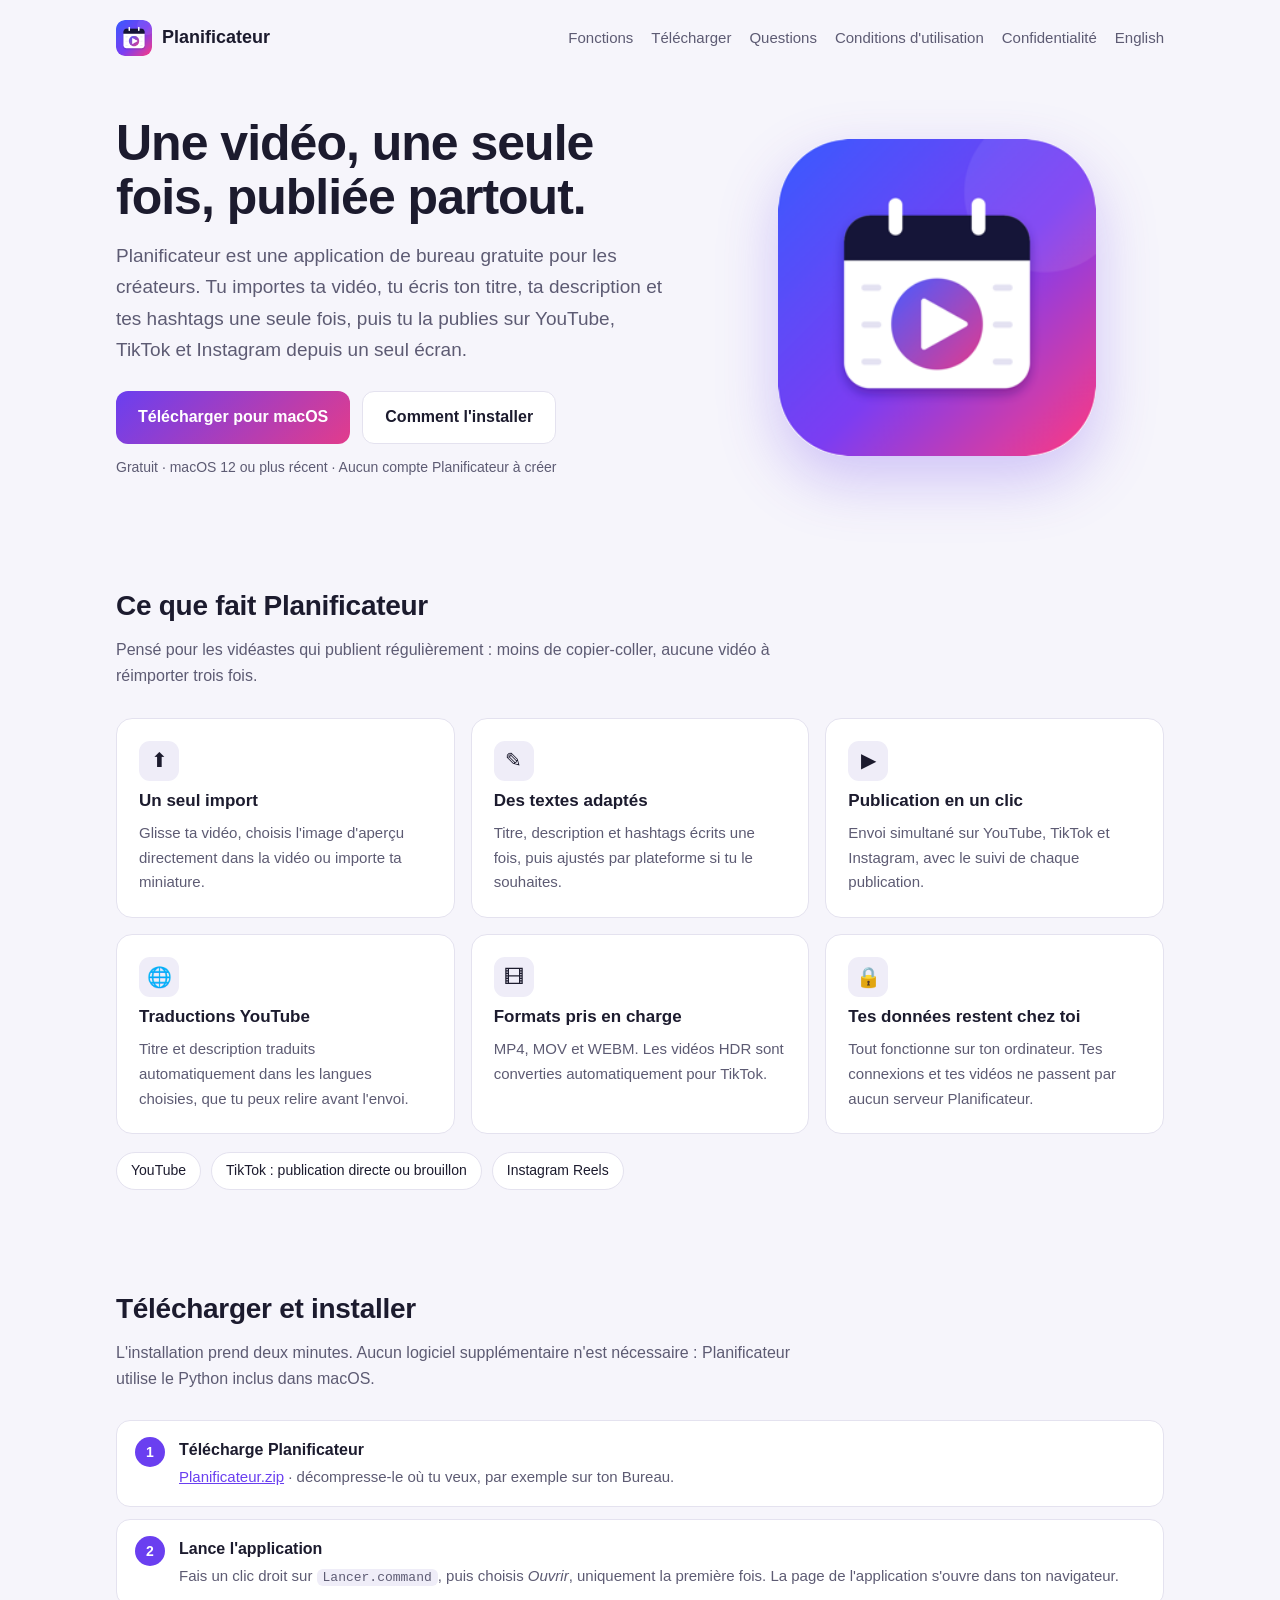
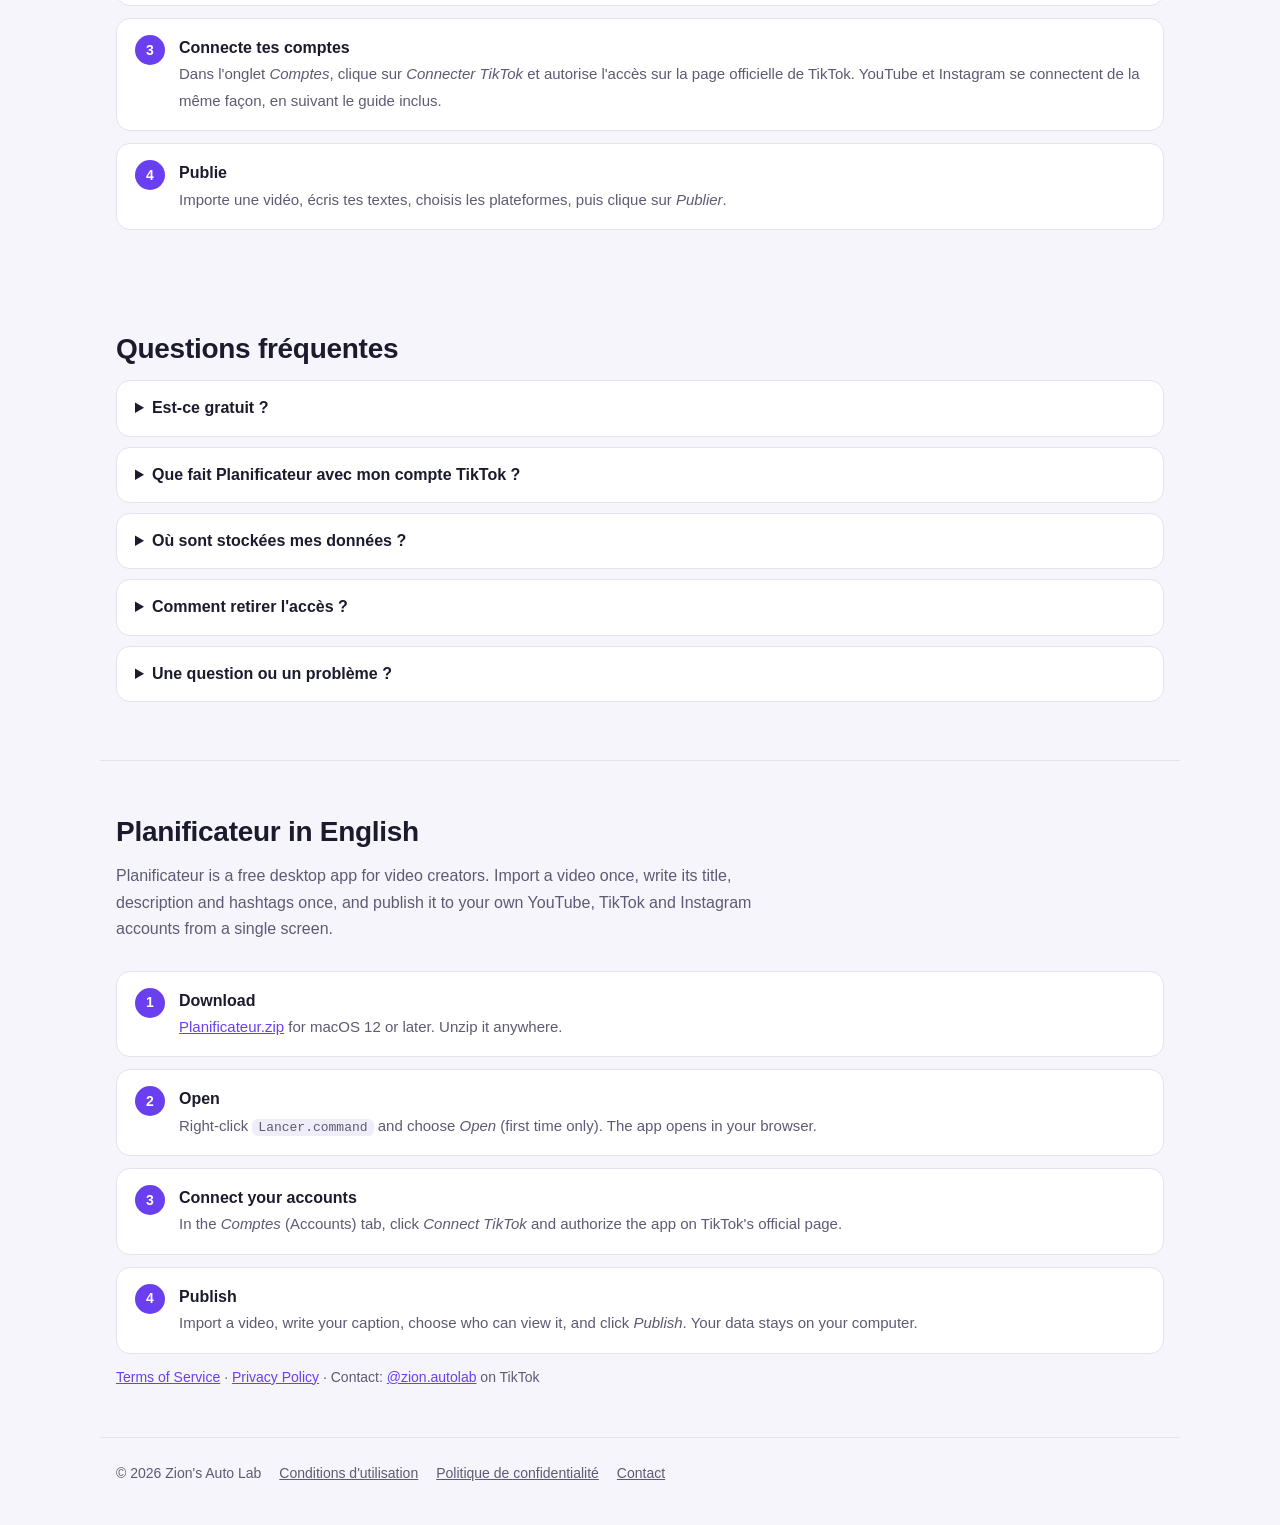
<file: index.html>
<!doctype html>
<html lang="fr">
<head>
<meta charset="utf-8">
<meta name="viewport" content="width=device-width, initial-scale=1">
<title>Planificateur – publier une vidéo partout, une seule fois</title>
<meta name="description" content="Application de bureau gratuite pour créateurs : importe ta vidéo une fois et publie-la avec sa légende sur YouTube, TikTok et Instagram.">
<link rel="icon" href="logo.png">
<link rel="stylesheet" href="style.css">
</head>
<body>
<header class="barre">
  <a class="marque" href="./"><img src="logo.png" alt="">Planificateur</a>
  <nav>
    <a href="#fonctions">Fonctions</a>
    <a href="#telecharger">Télécharger</a>
    <a href="#faq">Questions</a>
    <a href="conditions.html">Conditions d'utilisation</a>
    <a href="confidentialite.html">Confidentialité</a>
    <a href="#en">English</a>
  </nav>
</header>

<main>
  <section class="hero">
    <div>
      <h1>Une vidéo, une seule fois, publiée partout.</h1>
      <p class="accroche">Planificateur est une application de bureau gratuite pour les créateurs. Tu importes ta vidéo, tu écris ton titre, ta description et tes hashtags une seule fois, puis tu la publies sur YouTube, TikTok et Instagram depuis un seul écran.</p>
      <div class="boutons">
        <a class="bouton principal" href="telechargement/Planificateur.zip" download>Télécharger pour macOS</a>
        <a class="bouton" href="#installer">Comment l'installer</a>
      </div>
      <p class="note-dl">Gratuit · macOS 12 ou plus récent · Aucun compte Planificateur à créer</p>
    </div>
    <img class="logo-grand" src="logo.png" alt="Logo de Planificateur : un calendrier avec un bouton lecture">
  </section>

  <section class="section" id="fonctions">
    <h2>Ce que fait Planificateur</h2>
    <p class="sous">Pensé pour les vidéastes qui publient régulièrement : moins de copier-coller, aucune vidéo à réimporter trois fois.</p>
    <div class="cartes">
      <article class="carte"><div class="icone">⬆</div><h3>Un seul import</h3><p>Glisse ta vidéo, choisis l'image d'aperçu directement dans la vidéo ou importe ta miniature.</p></article>
      <article class="carte"><div class="icone">✎</div><h3>Des textes adaptés</h3><p>Titre, description et hashtags écrits une fois, puis ajustés par plateforme si tu le souhaites.</p></article>
      <article class="carte"><div class="icone">▶</div><h3>Publication en un clic</h3><p>Envoi simultané sur YouTube, TikTok et Instagram, avec le suivi de chaque publication.</p></article>
      <article class="carte"><div class="icone">🌐</div><h3>Traductions YouTube</h3><p>Titre et description traduits automatiquement dans les langues choisies, que tu peux relire avant l'envoi.</p></article>
      <article class="carte"><div class="icone">🎞</div><h3>Formats pris en charge</h3><p>MP4, MOV et WEBM. Les vidéos HDR sont converties automatiquement pour TikTok.</p></article>
      <article class="carte"><div class="icone">🔒</div><h3>Tes données restent chez toi</h3><p>Tout fonctionne sur ton ordinateur. Tes connexions et tes vidéos ne passent par aucun serveur Planificateur.</p></article>
    </div>
    <div class="plateformes"><span>YouTube</span><span>TikTok : publication directe ou brouillon</span><span>Instagram Reels</span></div>
  </section>

  <section class="section" id="telecharger">
    <h2 id="installer">Télécharger et installer</h2>
    <p class="sous">L'installation prend deux minutes. Aucun logiciel supplémentaire n'est nécessaire : Planificateur utilise le Python inclus dans macOS.</p>
    <ol class="etapes">
      <li><strong>Télécharge Planificateur</strong><span><a href="telechargement/Planificateur.zip" download>Planificateur.zip</a> · décompresse-le où tu veux, par exemple sur ton Bureau.</span></li>
      <li><strong>Lance l'application</strong><span>Fais un clic droit sur <code>Lancer.command</code>, puis choisis <em>Ouvrir</em>, uniquement la première fois. La page de l'application s'ouvre dans ton navigateur.</span></li>
      <li><strong>Connecte tes comptes</strong><span>Dans l'onglet <em>Comptes</em>, clique sur <em>Connecter TikTok</em> et autorise l'accès sur la page officielle de TikTok. YouTube et Instagram se connectent de la même façon, en suivant le guide inclus.</span></li>
      <li><strong>Publie</strong><span>Importe une vidéo, écris tes textes, choisis les plateformes, puis clique sur <em>Publier</em>.</span></li>
    </ol>
  </section>

  <section class="section" id="faq">
    <h2>Questions fréquentes</h2>
    <details class="faq"><summary>Est-ce gratuit ?</summary><p>Oui. Planificateur est gratuit et ne contient pas de publicité.</p></details>
    <details class="faq"><summary>Que fait Planificateur avec mon compte TikTok ?</summary><p>Il affiche le nom de ton compte et publie les vidéos que tu choisis, uniquement quand tu cliques sur Publier. Avant chaque envoi, tu choisis qui peut voir la vidéo et si les commentaires, Duo et Collage sont autorisés, et tu déclares un éventuel contenu commercial.</p></details>
    <details class="faq"><summary>Où sont stockées mes données ?</summary><p>Uniquement sur ton ordinateur, dans le dossier de l'application. Voir la <a href="confidentialite.html">politique de confidentialité</a>.</p></details>
    <details class="faq"><summary>Comment retirer l'accès ?</summary><p>Clique sur <em>Déconnecter</em> dans l'onglet Comptes, ou retire l'accès depuis TikTok : <em>Paramètres et confidentialité → Sécurité → Apps et services</em>.</p></details>
    <details class="faq"><summary>Une question ou un problème ?</summary><p>Écris-nous en message privé sur TikTok : <a href="https://www.tiktok.com/@zion.autolab" rel="noopener">@zion.autolab</a>.</p></details>
  </section>

  <section class="section langue-en" id="en" lang="en">
    <h2>Planificateur in English</h2>
    <p class="sous">Planificateur is a free desktop app for video creators. Import a video once, write its title, description and hashtags once, and publish it to your own YouTube, TikTok and Instagram accounts from a single screen.</p>
    <ol class="etapes">
      <li><strong>Download</strong><span><a href="telechargement/Planificateur.zip" download>Planificateur.zip</a> for macOS 12 or later. Unzip it anywhere.</span></li>
      <li><strong>Open</strong><span>Right-click <code>Lancer.command</code> and choose <em>Open</em> (first time only). The app opens in your browser.</span></li>
      <li><strong>Connect your accounts</strong><span>In the <em>Comptes</em> (Accounts) tab, click <em>Connect TikTok</em> and authorize the app on TikTok's official page.</span></li>
      <li><strong>Publish</strong><span>Import a video, write your caption, choose who can view it, and click <em>Publish</em>. Your data stays on your computer.</span></li>
    </ol>
    <p class="note-dl"><a href="conditions.html#en">Terms of Service</a> · <a href="confidentialite.html#en">Privacy Policy</a> · Contact: <a href="https://www.tiktok.com/@zion.autolab" rel="noopener">@zion.autolab</a> on TikTok</p>
  </section>
</main>

<footer>
  <span>© 2026 Zion's Auto Lab</span>
  <a href="conditions.html">Conditions d'utilisation</a>
  <a href="confidentialite.html">Politique de confidentialité</a>
  <a href="https://www.tiktok.com/@zion.autolab" rel="noopener">Contact</a>
</footer>
</body>
</html>
</file>
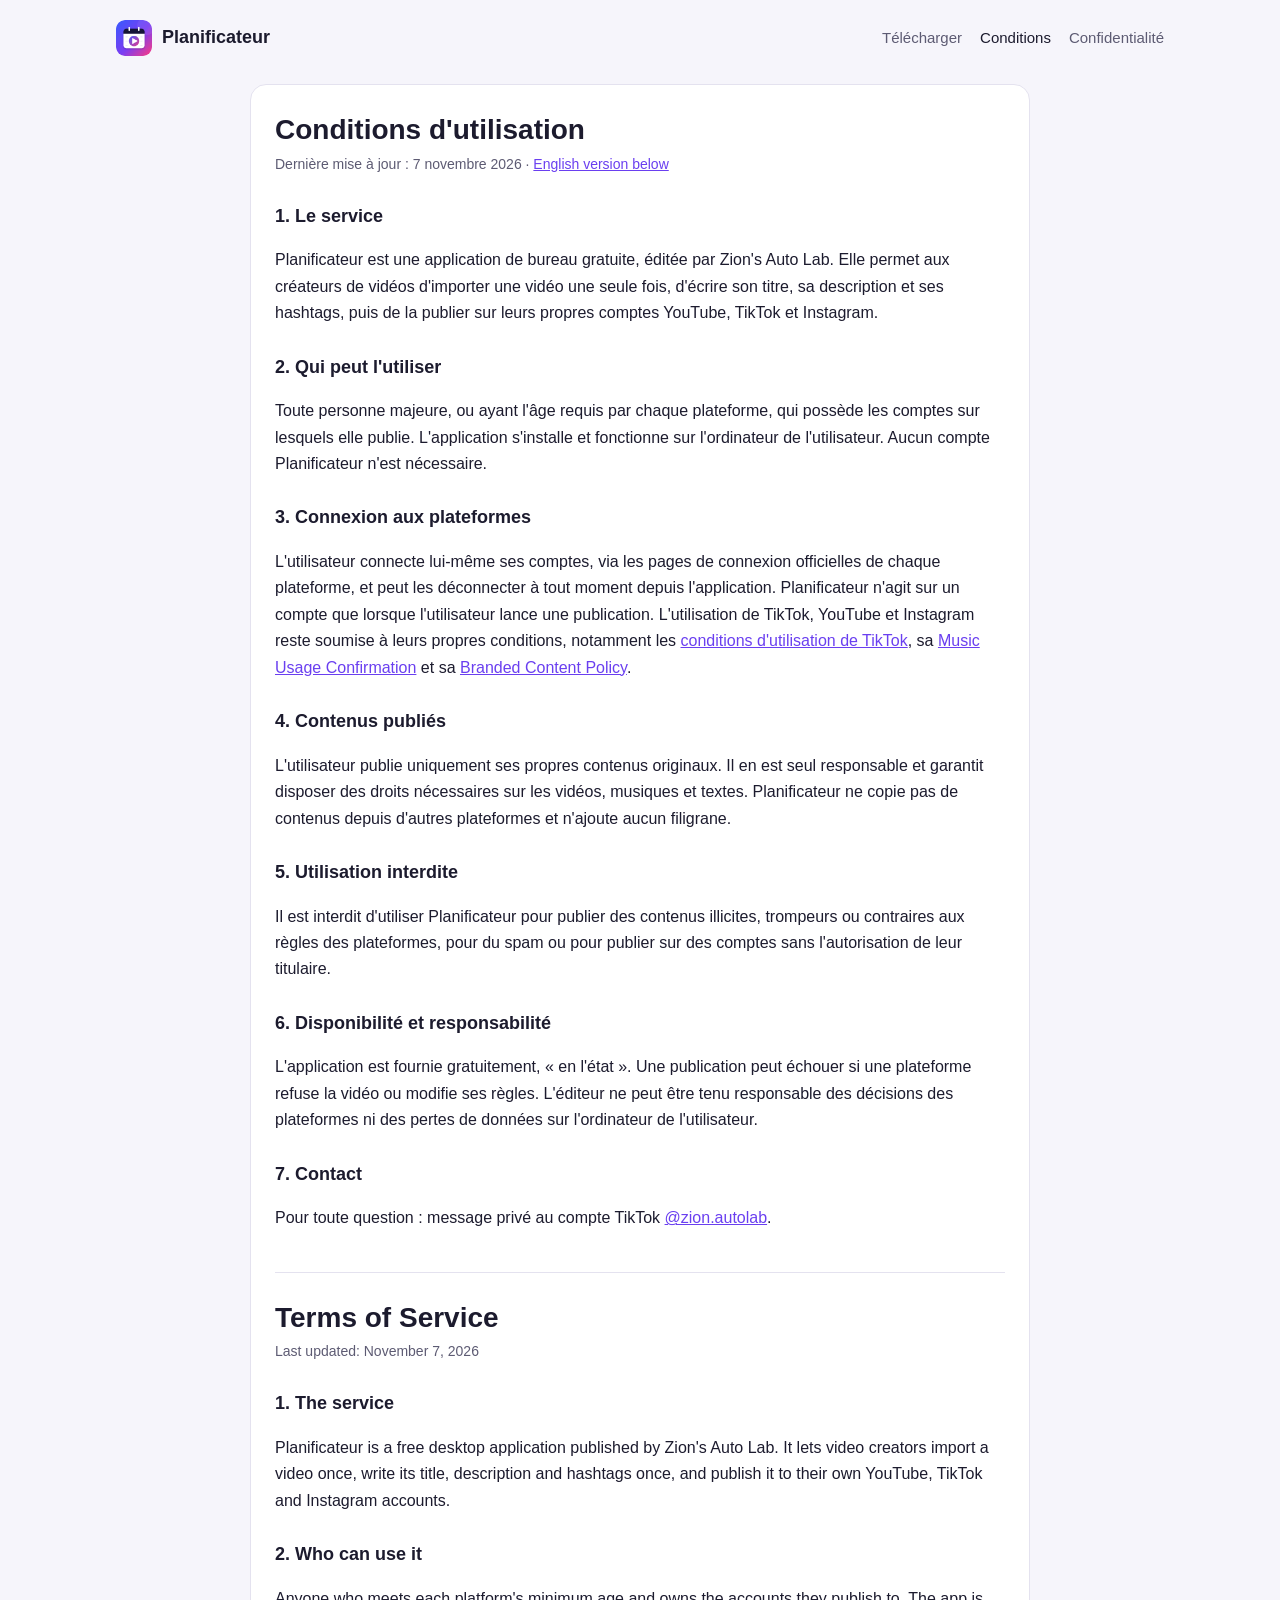
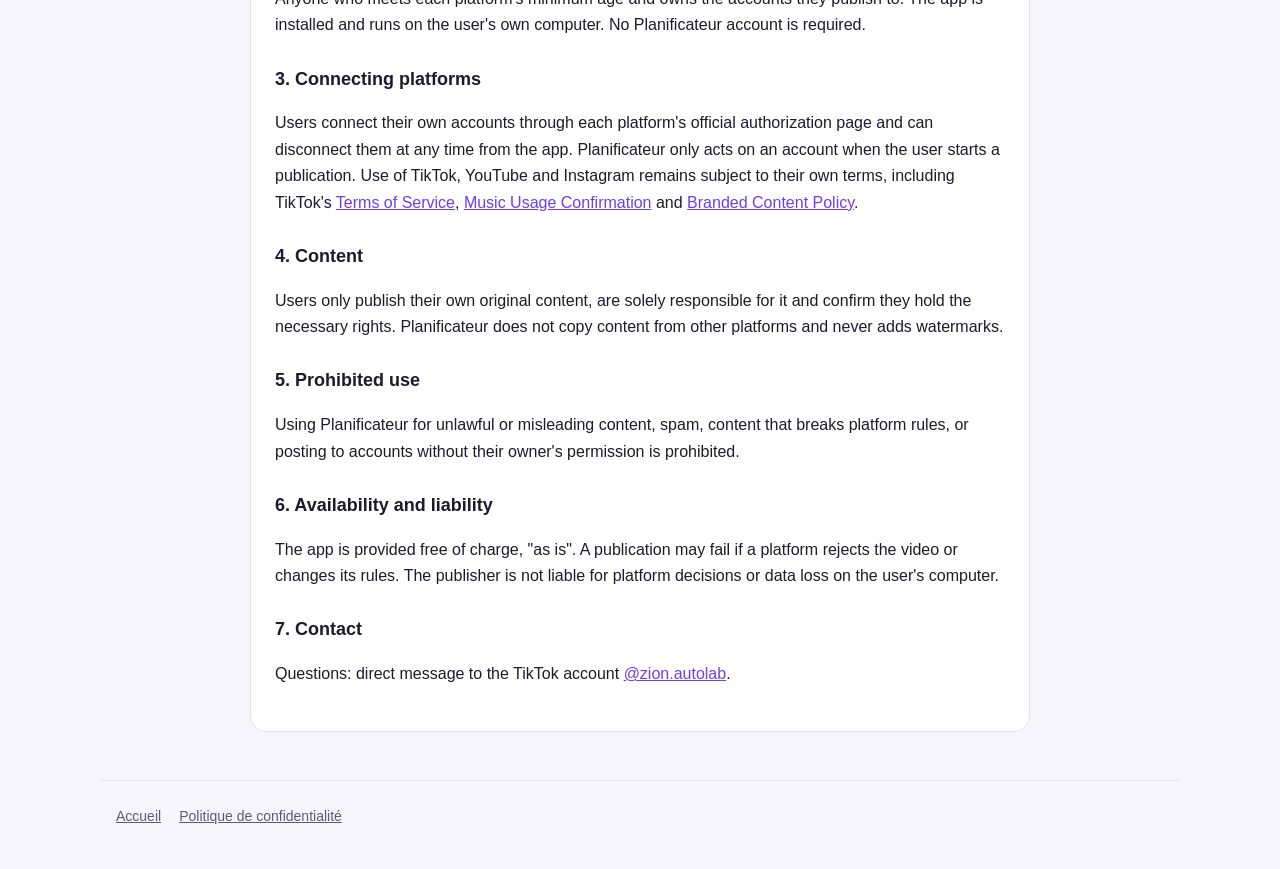
<file: conditions.html>
<!doctype html>
<html lang="fr">
<head>
<meta charset="utf-8">
<meta name="viewport" content="width=device-width, initial-scale=1">
<title>Conditions d'utilisation – Planificateur</title>
<link rel="icon" href="logo.png">
<link rel="stylesheet" href="style.css">
</head>
<body>
<header class="barre"><a class="marque" href="./"><img src="logo.png" alt="">Planificateur</a>
  <nav><a href="./#telecharger">Télécharger</a><a href="conditions.html" aria-current="page">Conditions</a><a href="confidentialite.html">Confidentialité</a></nav></header>
<main class="page-texte">
  <h1>Conditions d'utilisation</h1>
  <p class="maj">Dernière mise à jour : 7 novembre 2026 · <a href="#en">English version below</a></p>

  <h2>1. Le service</h2>
  <p>Planificateur est une application de bureau gratuite, éditée par Zion's Auto Lab. Elle permet aux créateurs de vidéos d'importer une vidéo une seule fois, d'écrire son titre, sa description et ses hashtags, puis de la publier sur leurs propres comptes YouTube, TikTok et Instagram.</p>

  <h2>2. Qui peut l'utiliser</h2>
  <p>Toute personne majeure, ou ayant l'âge requis par chaque plateforme, qui possède les comptes sur lesquels elle publie. L'application s'installe et fonctionne sur l'ordinateur de l'utilisateur. Aucun compte Planificateur n'est nécessaire.</p>

  <h2>3. Connexion aux plateformes</h2>
  <p>L'utilisateur connecte lui-même ses comptes, via les pages de connexion officielles de chaque plateforme, et peut les déconnecter à tout moment depuis l'application. Planificateur n'agit sur un compte que lorsque l'utilisateur lance une publication. L'utilisation de TikTok, YouTube et Instagram reste soumise à leurs propres conditions, notamment les <a href="https://www.tiktok.com/legal/terms-of-service" rel="noopener">conditions d'utilisation de TikTok</a>, sa <a href="https://www.tiktok.com/legal/page/global/music-usage-confirmation/en" rel="noopener">Music Usage Confirmation</a> et sa <a href="https://www.tiktok.com/legal/page/global/bc-policy/en" rel="noopener">Branded Content Policy</a>.</p>

  <h2>4. Contenus publiés</h2>
  <p>L'utilisateur publie uniquement ses propres contenus originaux. Il en est seul responsable et garantit disposer des droits nécessaires sur les vidéos, musiques et textes. Planificateur ne copie pas de contenus depuis d'autres plateformes et n'ajoute aucun filigrane.</p>

  <h2>5. Utilisation interdite</h2>
  <p>Il est interdit d'utiliser Planificateur pour publier des contenus illicites, trompeurs ou contraires aux règles des plateformes, pour du spam ou pour publier sur des comptes sans l'autorisation de leur titulaire.</p>

  <h2>6. Disponibilité et responsabilité</h2>
  <p>L'application est fournie gratuitement, « en l'état ». Une publication peut échouer si une plateforme refuse la vidéo ou modifie ses règles. L'éditeur ne peut être tenu responsable des décisions des plateformes ni des pertes de données sur l'ordinateur de l'utilisateur.</p>

  <h2>7. Contact</h2>
  <p>Pour toute question : message privé au compte TikTok <a href="https://www.tiktok.com/@zion.autolab" rel="noopener">@zion.autolab</a>.</p>

  <hr id="en">
  <h1>Terms of Service</h1>
  <p class="maj">Last updated: November 7, 2026</p>
  <h2>1. The service</h2>
  <p>Planificateur is a free desktop application published by Zion's Auto Lab. It lets video creators import a video once, write its title, description and hashtags once, and publish it to their own YouTube, TikTok and Instagram accounts.</p>
  <h2>2. Who can use it</h2>
  <p>Anyone who meets each platform's minimum age and owns the accounts they publish to. The app is installed and runs on the user's own computer. No Planificateur account is required.</p>
  <h2>3. Connecting platforms</h2>
  <p>Users connect their own accounts through each platform's official authorization page and can disconnect them at any time from the app. Planificateur only acts on an account when the user starts a publication. Use of TikTok, YouTube and Instagram remains subject to their own terms, including TikTok's <a href="https://www.tiktok.com/legal/terms-of-service" rel="noopener">Terms of Service</a>, <a href="https://www.tiktok.com/legal/page/global/music-usage-confirmation/en" rel="noopener">Music Usage Confirmation</a> and <a href="https://www.tiktok.com/legal/page/global/bc-policy/en" rel="noopener">Branded Content Policy</a>.</p>
  <h2>4. Content</h2>
  <p>Users only publish their own original content, are solely responsible for it and confirm they hold the necessary rights. Planificateur does not copy content from other platforms and never adds watermarks.</p>
  <h2>5. Prohibited use</h2>
  <p>Using Planificateur for unlawful or misleading content, spam, content that breaks platform rules, or posting to accounts without their owner's permission is prohibited.</p>
  <h2>6. Availability and liability</h2>
  <p>The app is provided free of charge, "as is". A publication may fail if a platform rejects the video or changes its rules. The publisher is not liable for platform decisions or data loss on the user's computer.</p>
  <h2>7. Contact</h2>
  <p>Questions: direct message to the TikTok account <a href="https://www.tiktok.com/@zion.autolab" rel="noopener">@zion.autolab</a>.</p>
</main>
<footer><a href="./">Accueil</a><a href="confidentialite.html">Politique de confidentialité</a></footer>
</body>
</html>
</file>
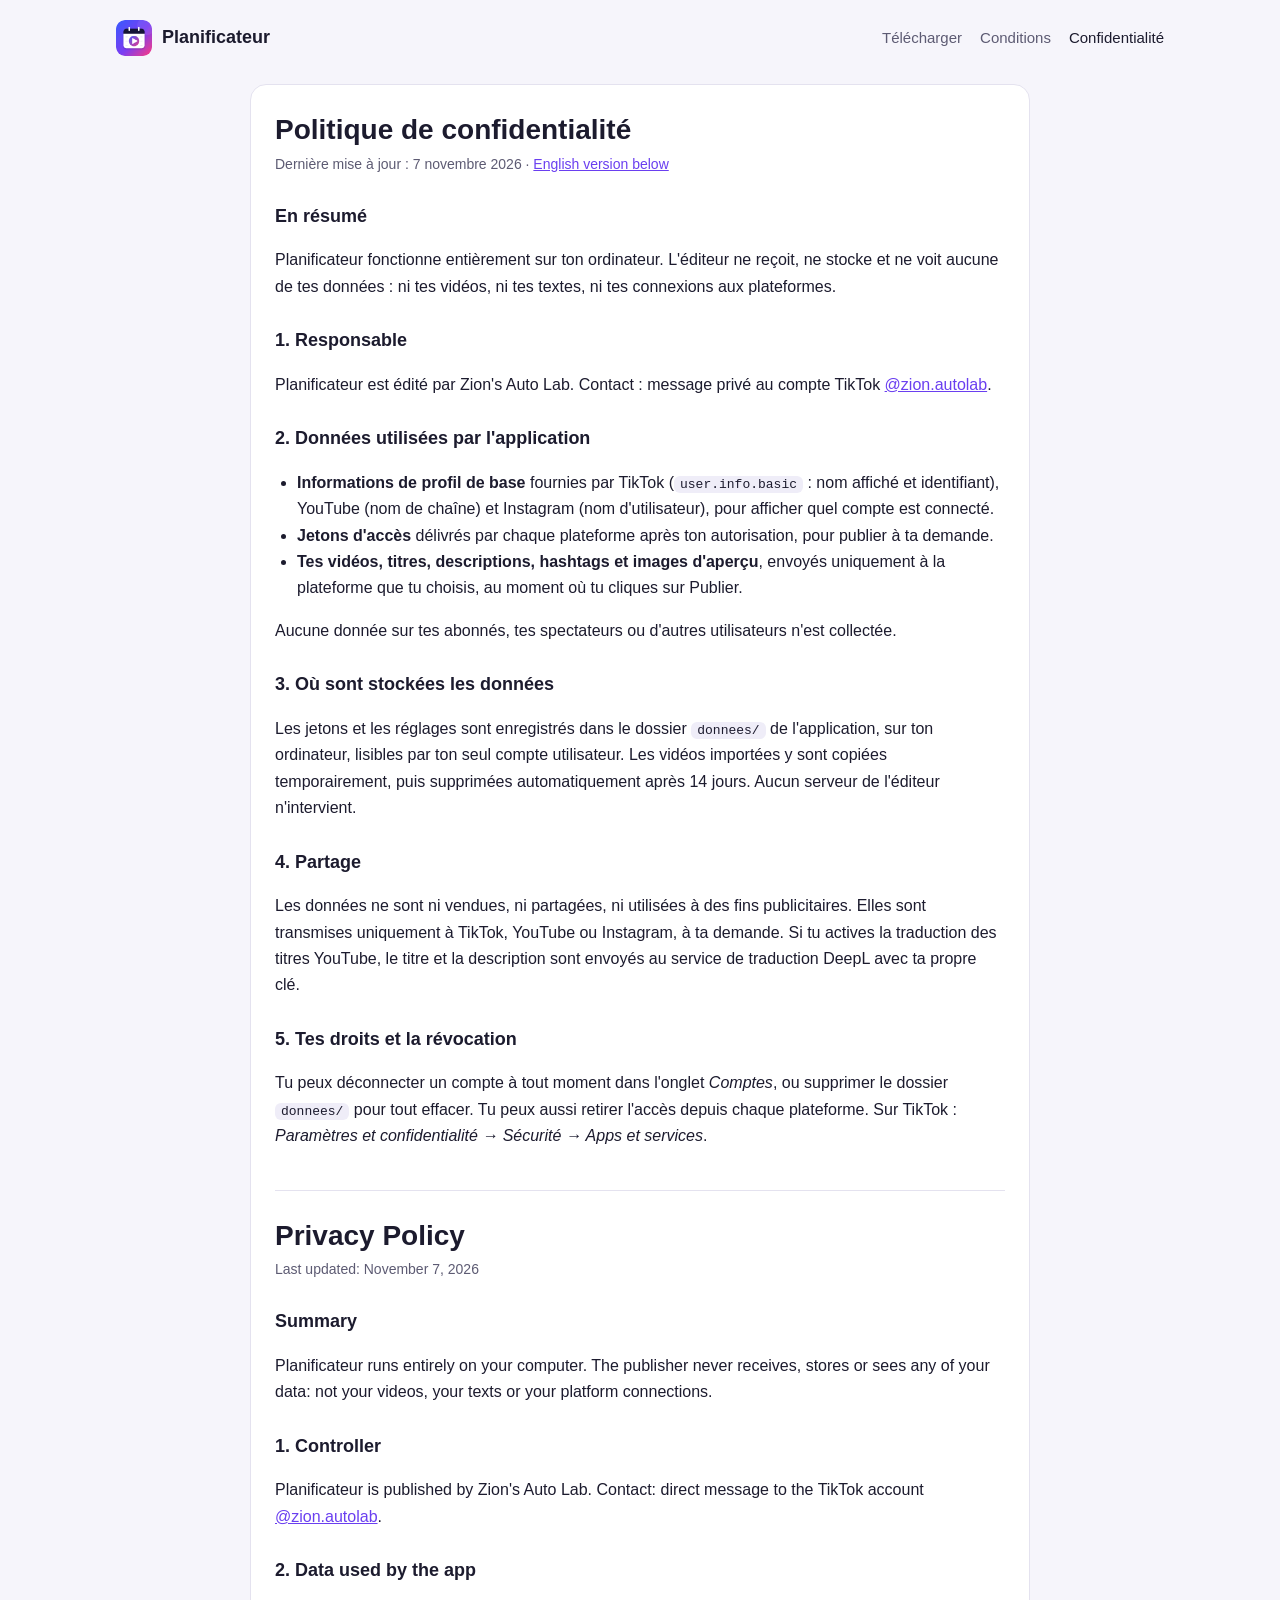
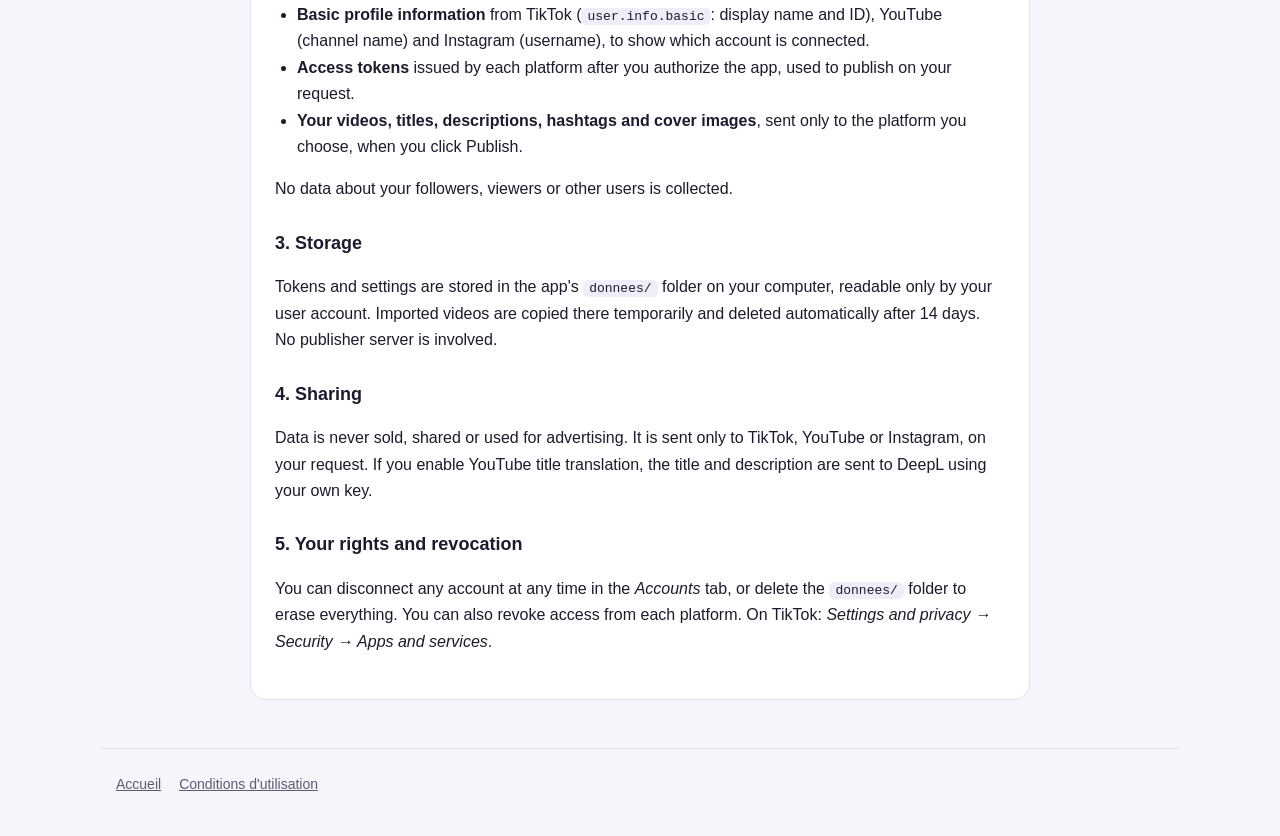
<file: confidentialite.html>
<!doctype html>
<html lang="fr">
<head>
<meta charset="utf-8">
<meta name="viewport" content="width=device-width, initial-scale=1">
<title>Politique de confidentialité – Planificateur</title>
<link rel="icon" href="logo.png">
<link rel="stylesheet" href="style.css">
</head>
<body>
<header class="barre"><a class="marque" href="./"><img src="logo.png" alt="">Planificateur</a>
  <nav><a href="./#telecharger">Télécharger</a><a href="conditions.html">Conditions</a><a href="confidentialite.html" aria-current="page">Confidentialité</a></nav></header>
<main class="page-texte">
  <h1>Politique de confidentialité</h1>
  <p class="maj">Dernière mise à jour : 7 novembre 2026 · <a href="#en">English version below</a></p>

  <h2>En résumé</h2>
  <p>Planificateur fonctionne entièrement sur ton ordinateur. L'éditeur ne reçoit, ne stocke et ne voit aucune de tes données : ni tes vidéos, ni tes textes, ni tes connexions aux plateformes.</p>

  <h2>1. Responsable</h2>
  <p>Planificateur est édité par Zion's Auto Lab. Contact : message privé au compte TikTok <a href="https://www.tiktok.com/@zion.autolab" rel="noopener">@zion.autolab</a>.</p>

  <h2>2. Données utilisées par l'application</h2>
  <ul>
    <li><strong>Informations de profil de base</strong> fournies par TikTok (<code>user.info.basic</code> : nom affiché et identifiant), YouTube (nom de chaîne) et Instagram (nom d'utilisateur), pour afficher quel compte est connecté.</li>
    <li><strong>Jetons d'accès</strong> délivrés par chaque plateforme après ton autorisation, pour publier à ta demande.</li>
    <li><strong>Tes vidéos, titres, descriptions, hashtags et images d'aperçu</strong>, envoyés uniquement à la plateforme que tu choisis, au moment où tu cliques sur Publier.</li>
  </ul>
  <p>Aucune donnée sur tes abonnés, tes spectateurs ou d'autres utilisateurs n'est collectée.</p>

  <h2>3. Où sont stockées les données</h2>
  <p>Les jetons et les réglages sont enregistrés dans le dossier <code>donnees/</code> de l'application, sur ton ordinateur, lisibles par ton seul compte utilisateur. Les vidéos importées y sont copiées temporairement, puis supprimées automatiquement après 14 jours. Aucun serveur de l'éditeur n'intervient.</p>

  <h2>4. Partage</h2>
  <p>Les données ne sont ni vendues, ni partagées, ni utilisées à des fins publicitaires. Elles sont transmises uniquement à TikTok, YouTube ou Instagram, à ta demande. Si tu actives la traduction des titres YouTube, le titre et la description sont envoyés au service de traduction DeepL avec ta propre clé.</p>

  <h2>5. Tes droits et la révocation</h2>
  <p>Tu peux déconnecter un compte à tout moment dans l'onglet <em>Comptes</em>, ou supprimer le dossier <code>donnees/</code> pour tout effacer. Tu peux aussi retirer l'accès depuis chaque plateforme. Sur TikTok : <em>Paramètres et confidentialité → Sécurité → Apps et services</em>.</p>

  <hr id="en">
  <h1>Privacy Policy</h1>
  <p class="maj">Last updated: November 7, 2026</p>
  <h2>Summary</h2>
  <p>Planificateur runs entirely on your computer. The publisher never receives, stores or sees any of your data: not your videos, your texts or your platform connections.</p>
  <h2>1. Controller</h2>
  <p>Planificateur is published by Zion's Auto Lab. Contact: direct message to the TikTok account <a href="https://www.tiktok.com/@zion.autolab" rel="noopener">@zion.autolab</a>.</p>
  <h2>2. Data used by the app</h2>
  <ul>
    <li><strong>Basic profile information</strong> from TikTok (<code>user.info.basic</code>: display name and ID), YouTube (channel name) and Instagram (username), to show which account is connected.</li>
    <li><strong>Access tokens</strong> issued by each platform after you authorize the app, used to publish on your request.</li>
    <li><strong>Your videos, titles, descriptions, hashtags and cover images</strong>, sent only to the platform you choose, when you click Publish.</li>
  </ul>
  <p>No data about your followers, viewers or other users is collected.</p>
  <h2>3. Storage</h2>
  <p>Tokens and settings are stored in the app's <code>donnees/</code> folder on your computer, readable only by your user account. Imported videos are copied there temporarily and deleted automatically after 14 days. No publisher server is involved.</p>
  <h2>4. Sharing</h2>
  <p>Data is never sold, shared or used for advertising. It is sent only to TikTok, YouTube or Instagram, on your request. If you enable YouTube title translation, the title and description are sent to DeepL using your own key.</p>
  <h2>5. Your rights and revocation</h2>
  <p>You can disconnect any account at any time in the <em>Accounts</em> tab, or delete the <code>donnees/</code> folder to erase everything. You can also revoke access from each platform. On TikTok: <em>Settings and privacy → Security → Apps and services</em>.</p>
</main>
<footer><a href="./">Accueil</a><a href="conditions.html">Conditions d'utilisation</a></footer>
</body>
</html>
</file>
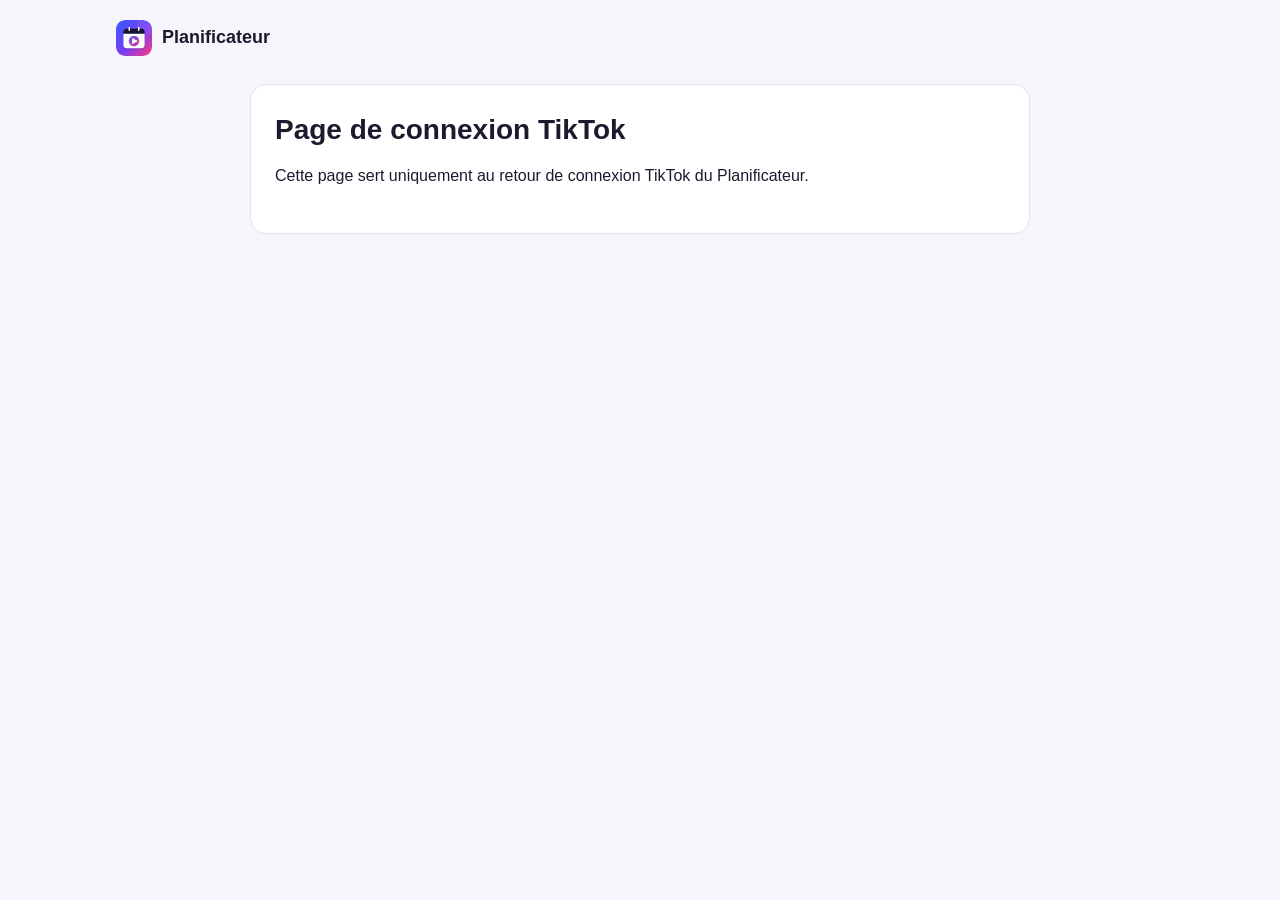
<file: tiktok-callback.html>
<!doctype html>
<html lang="fr">
<head>
<meta charset="utf-8">
<meta name="viewport" content="width=device-width, initial-scale=1">
<meta name="robots" content="noindex">
<title>Connexion TikTok – Planificateur</title>
<link rel="icon" href="logo.png">
<link rel="stylesheet" href="style.css">
</head>
<body>
<header class="barre"><a class="marque" href="./"><img src="logo.png" alt="">Planificateur</a></header>
<main class="page-texte">
  <h1>Retour vers le Planificateur…</h1>
  <p>Tu vas être redirigé vers l'outil sur ton Mac.</p>
  <div id="secours" hidden>
    <p>Rien ne se passe ? Vérifie que le Planificateur est lancé, puis copie l'adresse de cette page et colle-la dans l'onglet <strong>Comptes</strong>, rubrique « La page de retour ne revient pas ici ? ».</p>
  </div>
</main>
<script>
  // Page relais : TikTok exige une adresse https. On renvoie le code d'autorisation vers l'outil local.
  if (location.search) {
    setTimeout(function () { document.getElementById("secours").hidden = false; }, 2500);
    location.replace("http://localhost:8765/oauth/tiktok" + location.search);
  } else {
    document.querySelector("h1").textContent = "Page de connexion TikTok";
    document.querySelector("main p").textContent = "Cette page sert uniquement au retour de connexion TikTok du Planificateur.";
  }
</script>
</body>
</html>
</file>
<file: style.css>
:root {
  --fond: #f6f5fb;
  --surface: #ffffff;
  --surface-2: #efedf8;
  --texte: #1c1b2e;
  --discret: #5d5b73;
  --bord: #e4e2ef;
  --accent: #6a3ff0;
  --accent-2: #e23c8c;
  --accent-texte: #ffffff;
  color-scheme: light;
}
@media (prefers-color-scheme: dark) {
  :root {
    --fond: #13121c;
    --surface: #1c1b28;
    --surface-2: #242233;
    --texte: #eceaf6;
    --discret: #a3a1b8;
    --bord: #2e2c40;
    --accent: #a48bff;
    --accent-2: #ff6fae;
    --accent-texte: #13121c;
    color-scheme: dark;
  }
}
* { box-sizing: border-box; }
body {
  margin: 0;
  background: var(--fond);
  color: var(--texte);
  font: 16px/1.65 -apple-system, BlinkMacSystemFont, "Segoe UI", Roboto, sans-serif;
}
a { color: var(--accent); }
img { max-width: 100%; }
code { font: 13px ui-monospace, "SF Mono", Menlo, monospace; background: var(--surface-2); padding: 1px 6px; border-radius: 6px; }

/* Barre du haut */
.barre {
  display: flex; align-items: center; justify-content: space-between; gap: 12px; flex-wrap: wrap;
  max-width: 1080px; margin: 0 auto; padding: 20px 16px;
}
.marque { display: flex; align-items: center; gap: 10px; color: inherit; text-decoration: none; font-weight: 700; font-size: 18px; }
.marque img { width: 36px; height: 36px; border-radius: 9px; }
.barre nav { display: flex; gap: 18px; flex-wrap: wrap; font-size: 15px; }
.barre nav a { color: var(--discret); text-decoration: none; }
.barre nav a:hover, .barre nav a[aria-current] { color: var(--texte); }

/* Accueil */
.hero { max-width: 1080px; margin: 0 auto; padding: 40px 16px 56px; display: grid; grid-template-columns: 1.1fr .9fr; gap: 40px; align-items: center; }
.hero h1 { font-size: clamp(32px, 5vw, 50px); line-height: 1.08; letter-spacing: -.02em; margin: 0 0 16px; }
.hero .accroche { font-size: 19px; color: var(--discret); margin: 0 0 26px; }
.hero .logo-grand { width: min(320px, 70%); justify-self: center; border-radius: 22%; box-shadow: 0 24px 60px rgba(106, 63, 240, .28); }
.boutons { display: flex; gap: 12px; flex-wrap: wrap; }
.bouton { display: inline-flex; align-items: center; justify-content: center; gap: 8px; padding: 12px 22px; border-radius: 12px; font-weight: 650; text-decoration: none; border: 1px solid var(--bord); color: var(--texte); background: var(--surface); }
.bouton.principal { background: linear-gradient(135deg, var(--accent), var(--accent-2)); color: #fff; border: 0; }
.note-dl { font-size: 14px; color: var(--discret); margin: 12px 0 0; }

.section { max-width: 1080px; margin: 0 auto; padding: 48px 16px; }
.section h2 { font-size: 28px; letter-spacing: -.01em; margin: 0 0 8px; }
.section .sous { color: var(--discret); margin: 0 0 28px; max-width: 680px; }
.cartes { display: grid; grid-template-columns: repeat(3, 1fr); gap: 16px; }
.carte { background: var(--surface); border: 1px solid var(--bord); border-radius: 16px; padding: 22px; }
.carte h3 { margin: 6px 0 6px; font-size: 17px; }
.carte p { margin: 0; color: var(--discret); font-size: 15px; }
.icone { width: 40px; height: 40px; border-radius: 11px; display: grid; place-items: center; background: var(--surface-2); font-size: 20px; }
.etapes { counter-reset: etape; list-style: none; padding: 0; margin: 0; display: grid; gap: 12px; }
.etapes li { counter-increment: etape; background: var(--surface); border: 1px solid var(--bord); border-radius: 14px; padding: 16px 18px 16px 62px; position: relative; }
.etapes li::before { content: counter(etape); position: absolute; left: 18px; top: 16px; width: 30px; height: 30px; border-radius: 50%; display: grid; place-items: center; background: var(--accent); color: var(--accent-texte); font-weight: 700; font-size: 14px; }
.etapes strong { display: block; }
.etapes span { color: var(--discret); font-size: 15px; }
.plateformes { display: flex; gap: 10px; flex-wrap: wrap; margin-top: 18px; }
.plateformes span { background: var(--surface); border: 1px solid var(--bord); border-radius: 99px; padding: 6px 14px; font-size: 14px; }
details.faq { background: var(--surface); border: 1px solid var(--bord); border-radius: 14px; padding: 14px 18px; margin-bottom: 10px; }
details.faq summary { cursor: pointer; font-weight: 650; }
details.faq p { color: var(--discret); margin: 10px 0 0; }
.langue-en { border-top: 1px solid var(--bord); }

/* Pages de texte (conditions, confidentialité) */
.page-texte {
  max-width: 780px; margin: 8px auto 48px; padding: 28px 24px;
  background: var(--surface); border: 1px solid var(--bord); border-radius: 16px;
}
.page-texte h1 { font-size: 28px; line-height: 1.2; margin: 0 0 6px; }
.page-texte h2 { font-size: 18px; margin: 26px 0 6px; }
.page-texte hr { border: 0; border-top: 1px solid var(--bord); margin: 40px 0 28px; }
.maj { color: var(--discret); font-size: 14px; margin: 0 0 20px; }
ul { padding-left: 22px; }

footer { max-width: 1080px; margin: 0 auto; padding: 24px 16px 40px; font-size: 14px; color: var(--discret); display: flex; gap: 18px; flex-wrap: wrap; border-top: 1px solid var(--bord); }
footer a { color: var(--discret); }

@media (max-width: 820px) {
  .hero { grid-template-columns: 1fr; padding-top: 16px; }
  .hero .logo-grand { grid-row: 1; width: 160px; justify-self: start; }
  .cartes { grid-template-columns: 1fr; }
}
</file>
